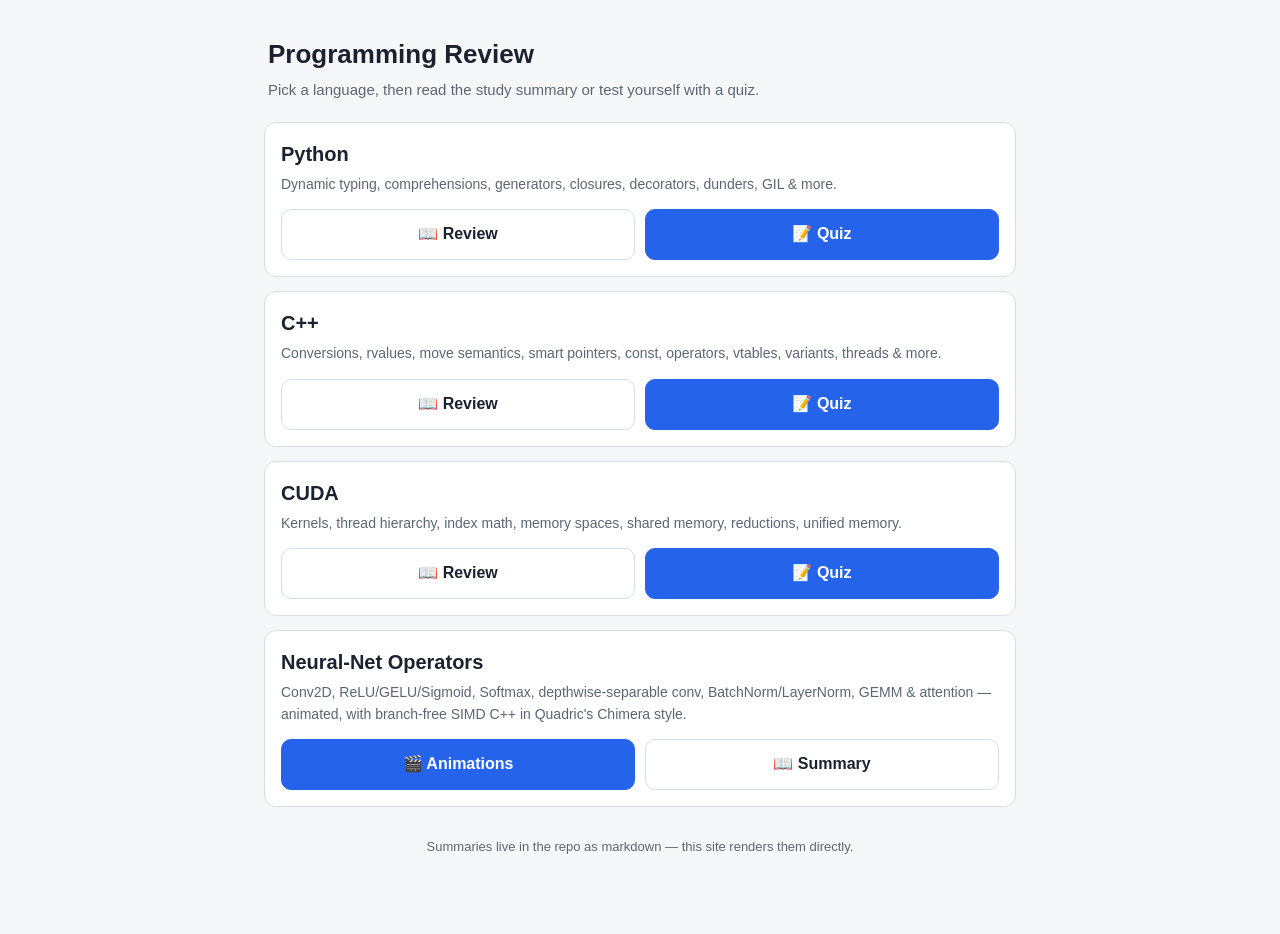
<file: index.html>
<!DOCTYPE html>
<html lang="en">
<head>
  <meta charset="utf-8">
  <meta name="viewport" content="width=device-width, initial-scale=1">
  <meta name="color-scheme" content="light dark">
  <title>Programming Review</title>
  <link rel="stylesheet" href="assets/style.css">
</head>
<body>
  <div class="wrap">
    <h1 class="page-title">Programming Review</h1>
    <p class="page-sub">Pick a language, then read the study summary or test yourself with a quiz.</p>
    <div id="cards"></div>
    <p class="footer-note">Summaries live in the repo as markdown — this site renders them directly.</p>
  </div>

  <script src="assets/languages.js"></script>
  <script>
    var cards = document.getElementById("cards");
    window.LANGUAGES.forEach(function (lang) {
      var card = document.createElement("div");
      card.className = "card";

      var h = document.createElement("h2");
      h.textContent = lang.name;
      var p = document.createElement("p");
      p.className = "desc";
      p.textContent = lang.desc;

      var actions = document.createElement("div");
      actions.className = "actions";

      if (lang.interactive) {
        // Interactive/animated topic (e.g. NN operators): Animations + Summary.
        var anim = document.createElement("a");
        anim.className = "btn primary";
        anim.href = lang.interactive;
        anim.textContent = "🎬 Animations";

        var summary = document.createElement("a");
        summary.className = "btn";
        summary.href = "review.html?lang=" + lang.id;
        summary.textContent = "📖 Summary";

        actions.appendChild(anim);
        actions.appendChild(summary);
      } else {
        var review = document.createElement("a");
        review.className = "btn";
        review.href = "review.html?lang=" + lang.id;
        review.textContent = "📖 Review";

        var quiz = document.createElement("a");
        quiz.className = "btn primary" + (lang.quiz ? "" : " disabled");
        quiz.href = lang.quiz ? "quiz.html?lang=" + lang.id : "#";
        quiz.textContent = lang.quiz ? "📝 Quiz" : "Quiz coming soon";

        actions.appendChild(review);
        actions.appendChild(quiz);
      }

      card.appendChild(h);
      card.appendChild(p);
      card.appendChild(actions);
      cards.appendChild(card);
    });
  </script>
</body>
</html>
</file>
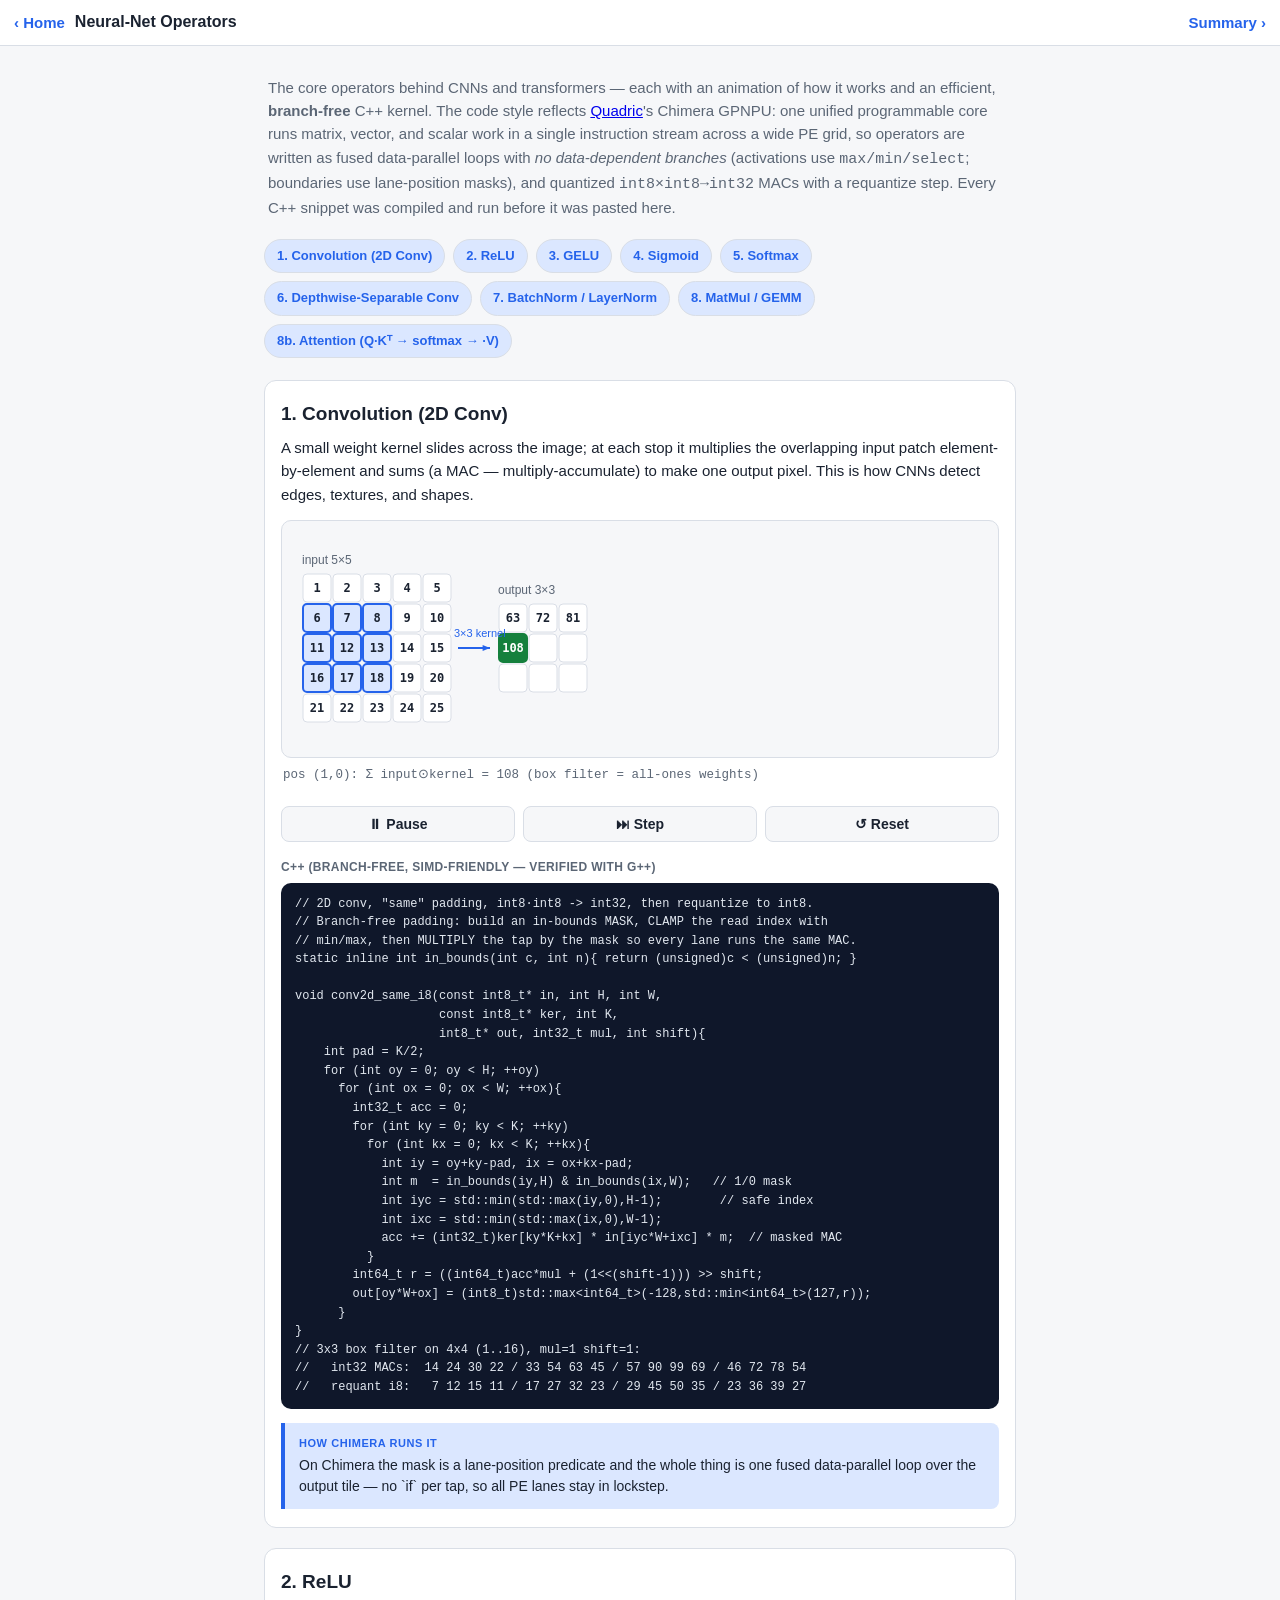
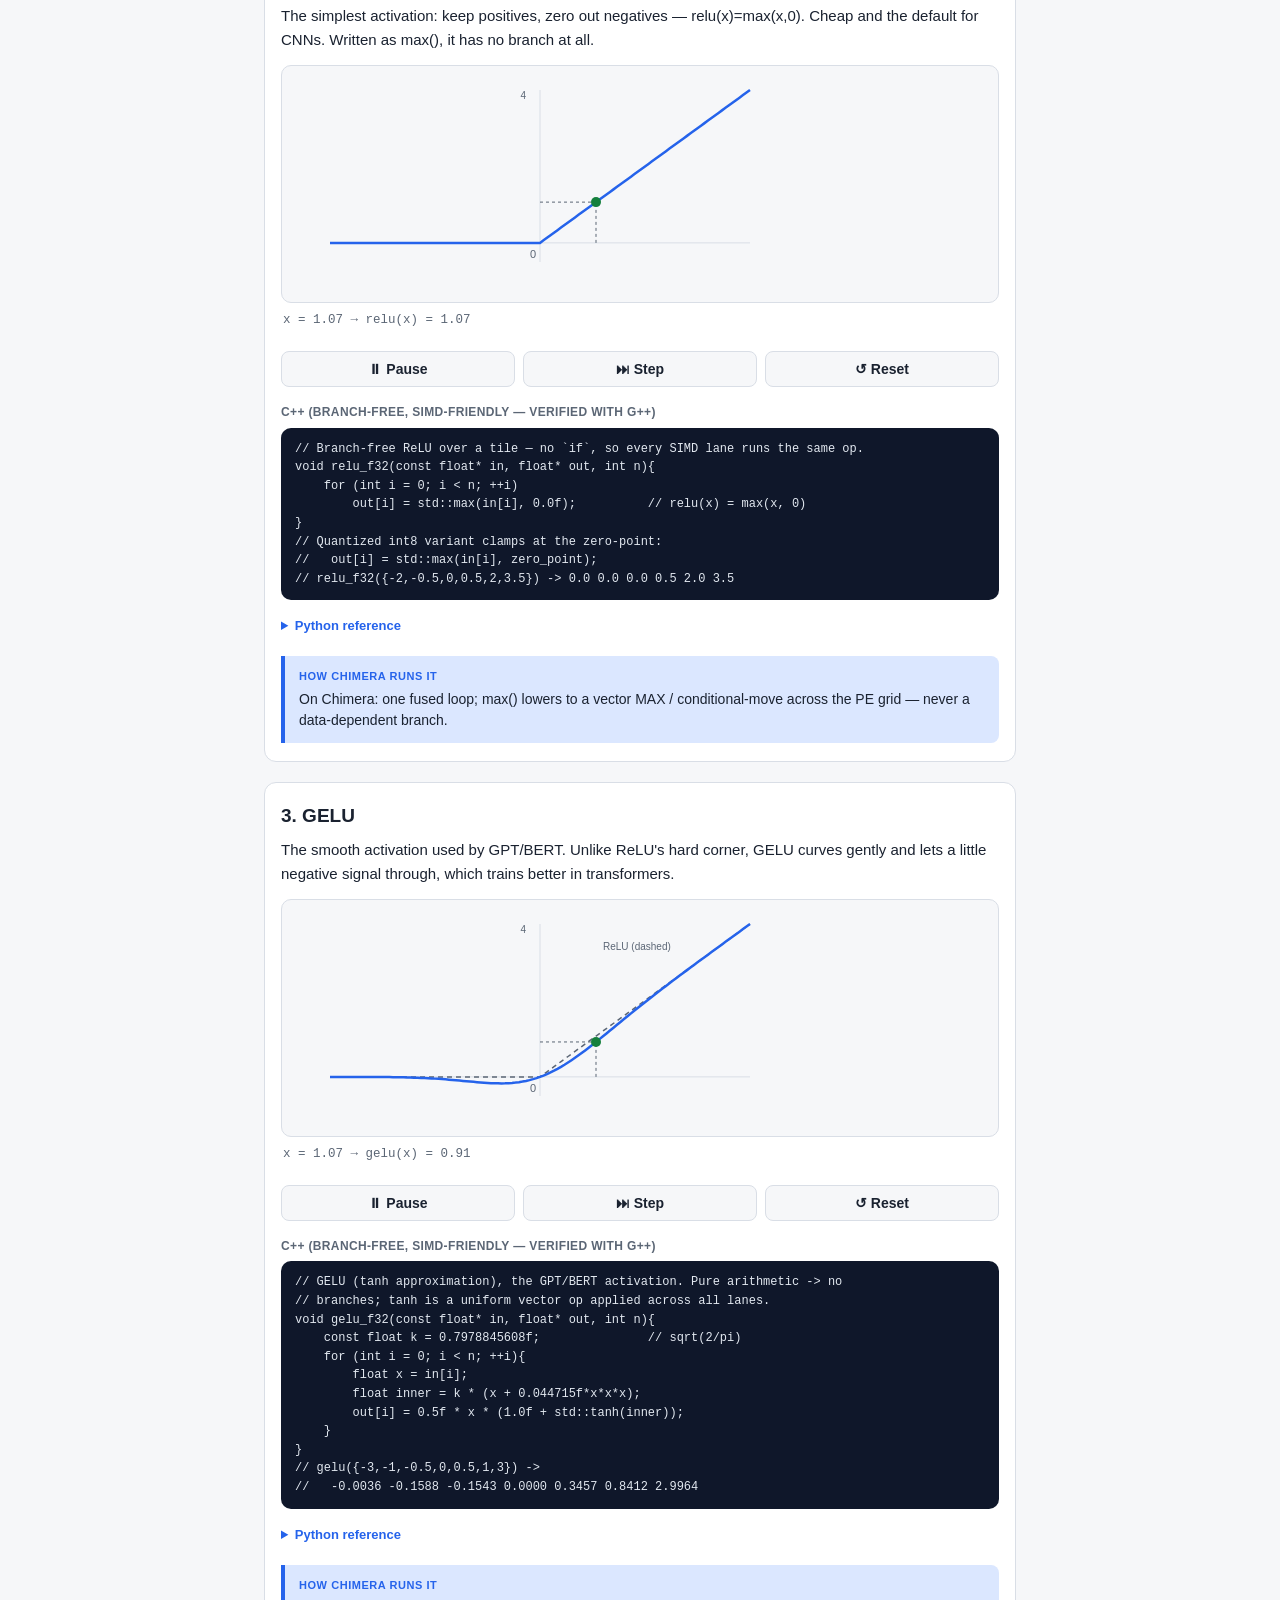
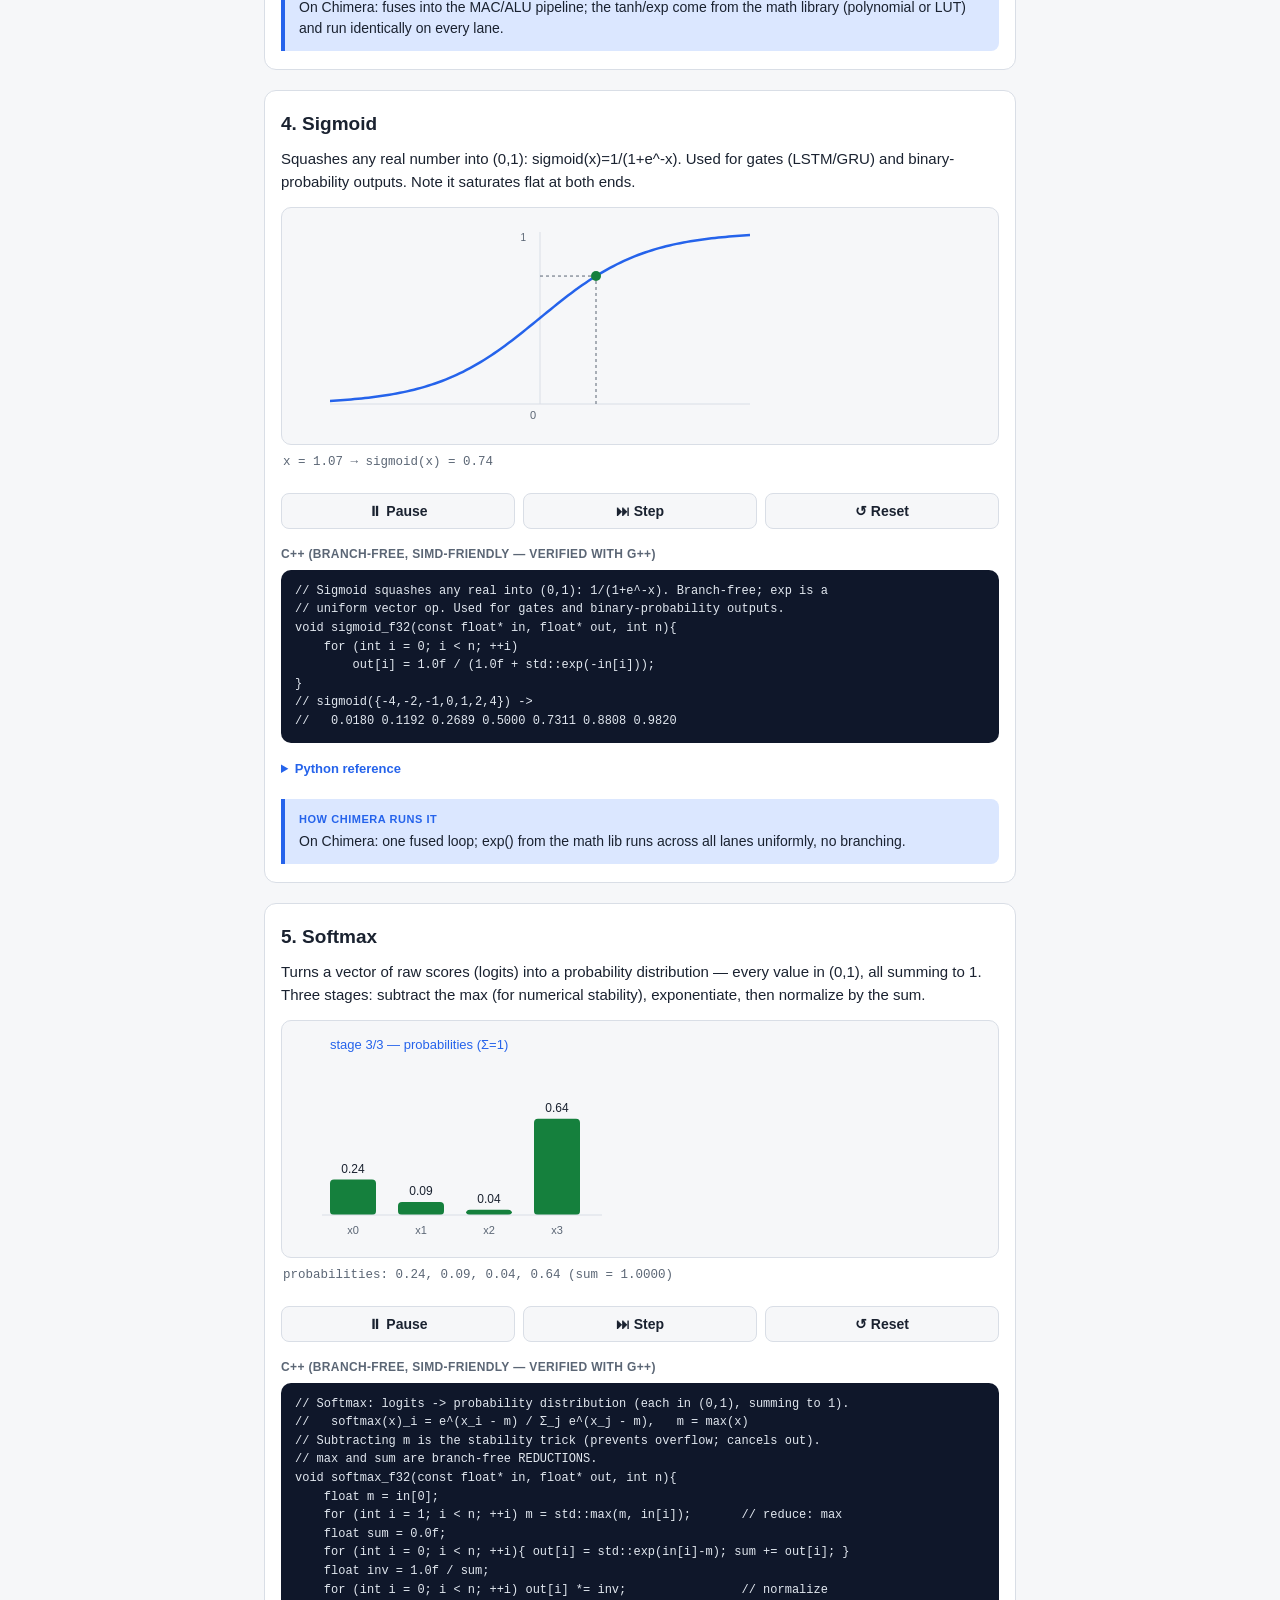
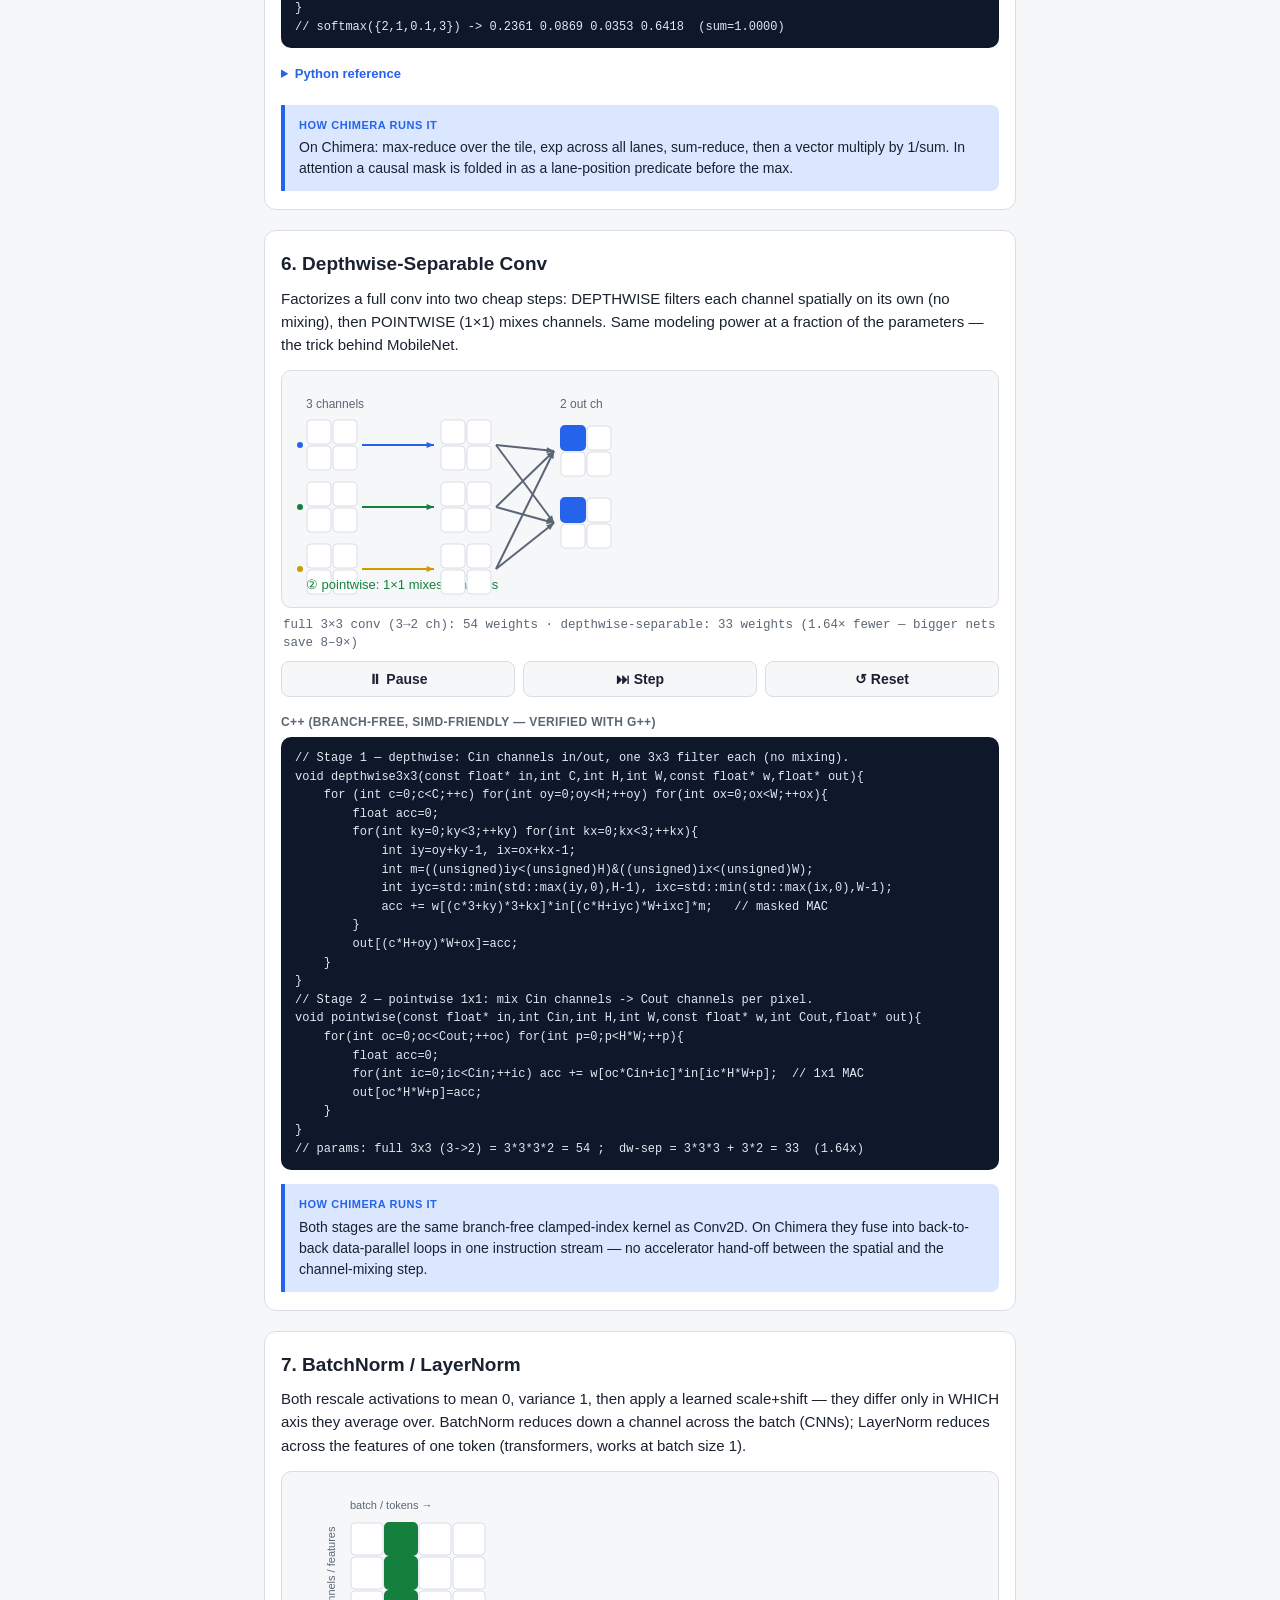
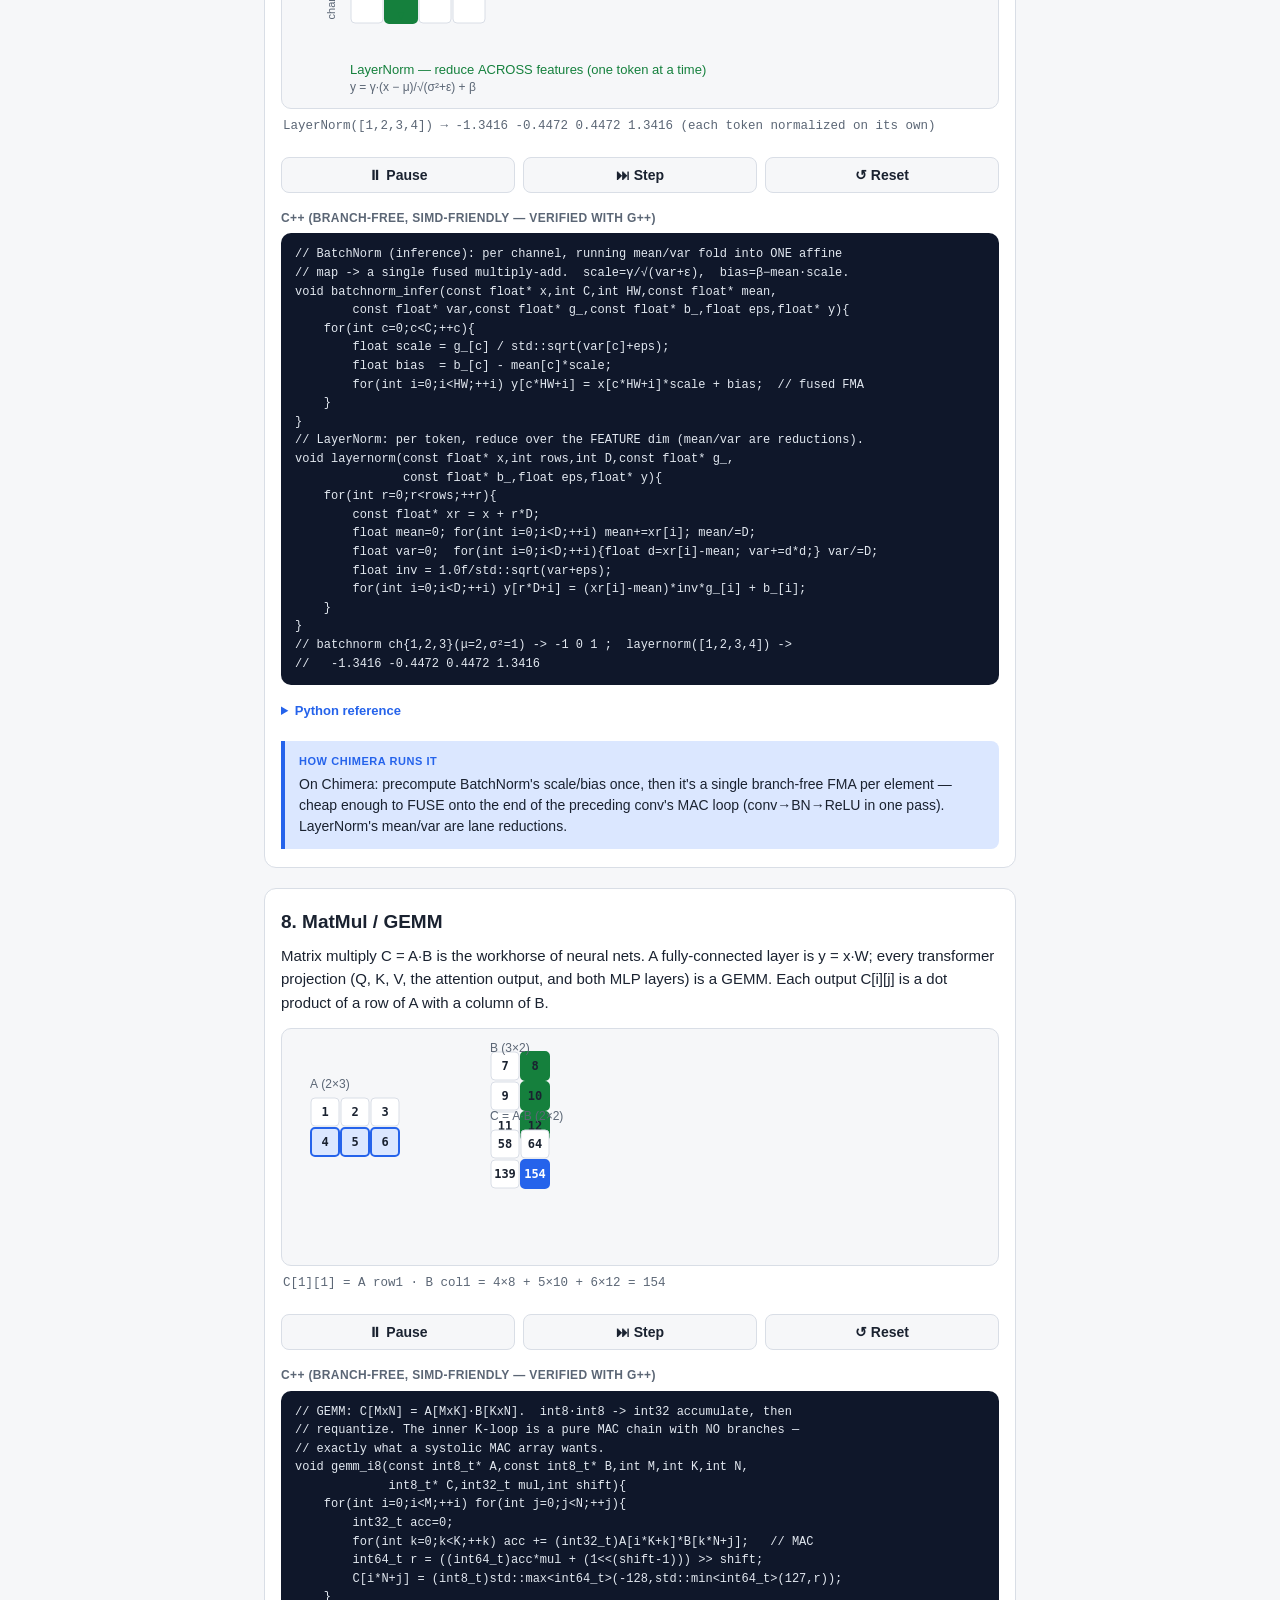
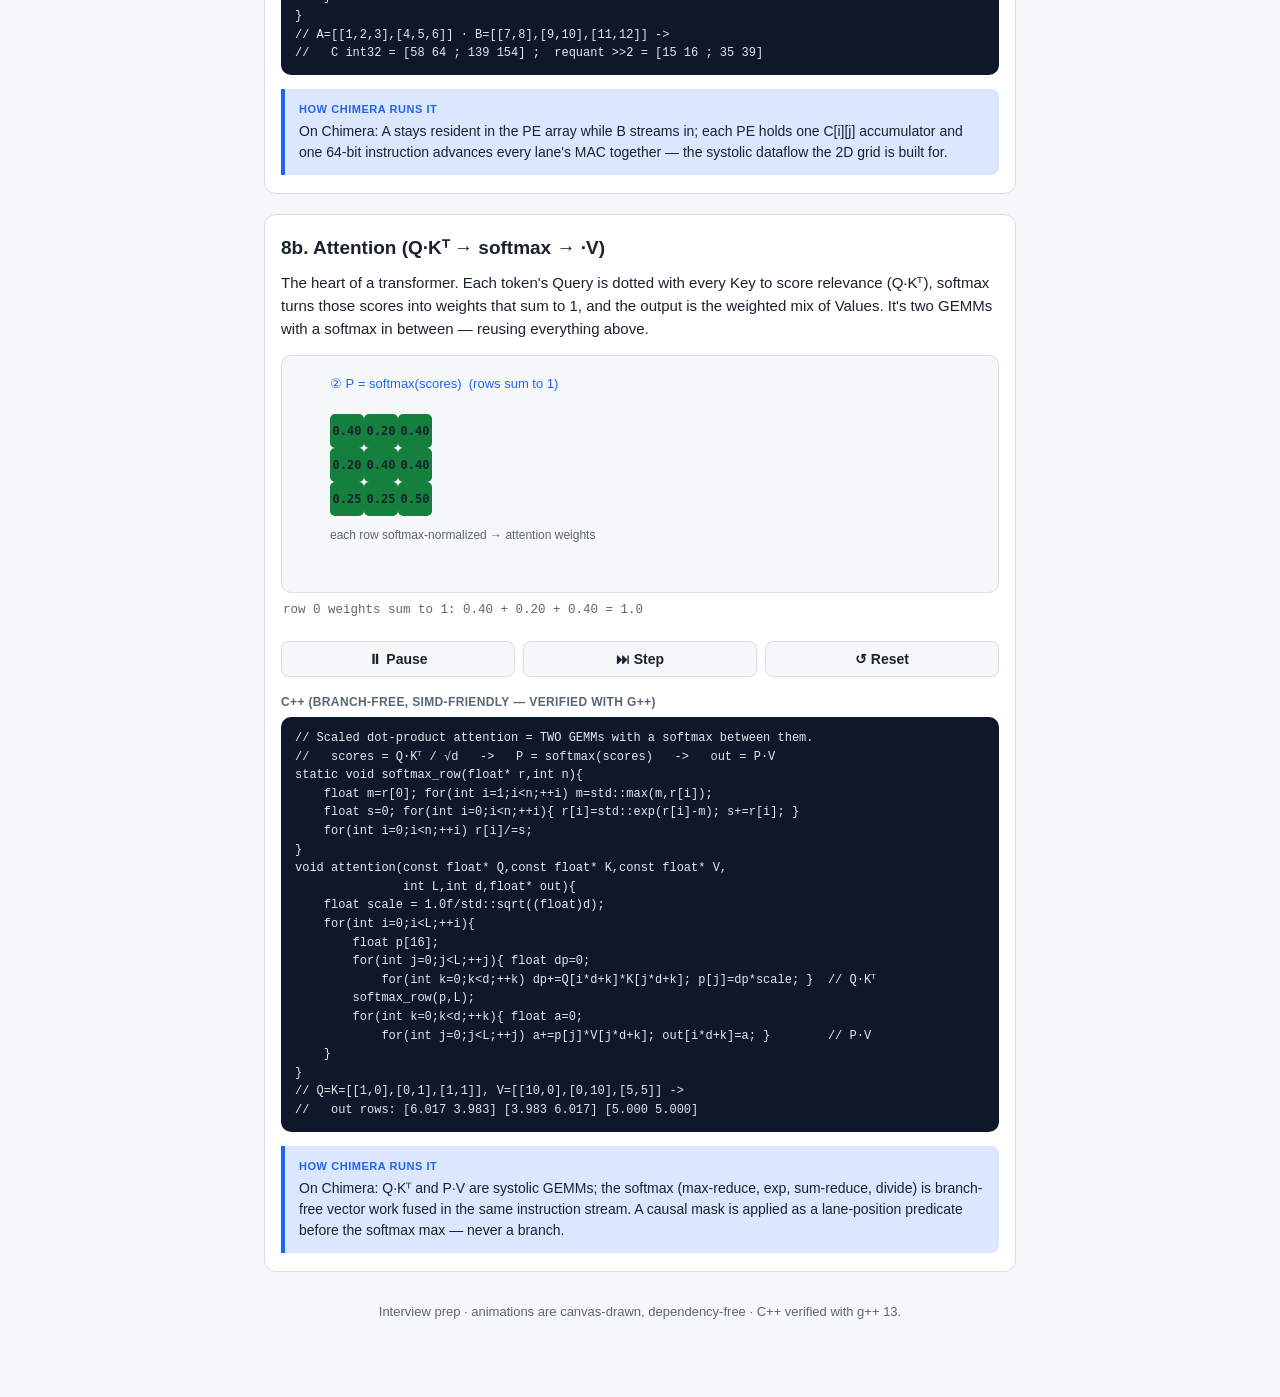
<file: operators.html>
<!DOCTYPE html>
<html lang="en">
<head>
  <meta charset="utf-8">
  <meta name="viewport" content="width=device-width, initial-scale=1">
  <meta name="color-scheme" content="light dark">
  <title>Neural-Net Operators — Programming Review</title>
  <link rel="stylesheet" href="assets/style.css">
</head>
<body>
  <div class="topbar">
    <a class="back" href="index.html">‹ Home</a>
    <div class="title">Neural-Net Operators</div>
    <a class="back" href="review.html?lang=nnops">Summary ›</a>
  </div>

  <div class="wrap">
    <p class="page-sub" style="margin-top:14px">
      The core operators behind CNNs and transformers — each with an animation of how it works and an
      efficient, <strong>branch-free</strong> C++ kernel. The code style reflects
      <a href="https://quadric.io/" target="_blank" rel="noopener">Quadric</a>'s Chimera GPNPU: one
      unified programmable core runs matrix, vector, and scalar work in a single instruction stream
      across a wide PE grid, so operators are written as fused data-parallel loops with
      <em>no data-dependent branches</em> (activations use <code>max/min/select</code>; boundaries use
      lane-position masks), and quantized <code>int8×int8→int32</code> MACs with a requantize step.
      Every C++ snippet was compiled and run before it was pasted here.
    </p>

    <nav class="op-toc" id="op-toc" aria-label="Operators"></nav>

    <div id="op-list"></div>

    <p class="footer-note">Interview prep · animations are canvas-drawn, dependency-free · C++ verified with g++ 13.</p>
  </div>

  <script src="assets/operators.js"></script>
</body>
</html>
</file>
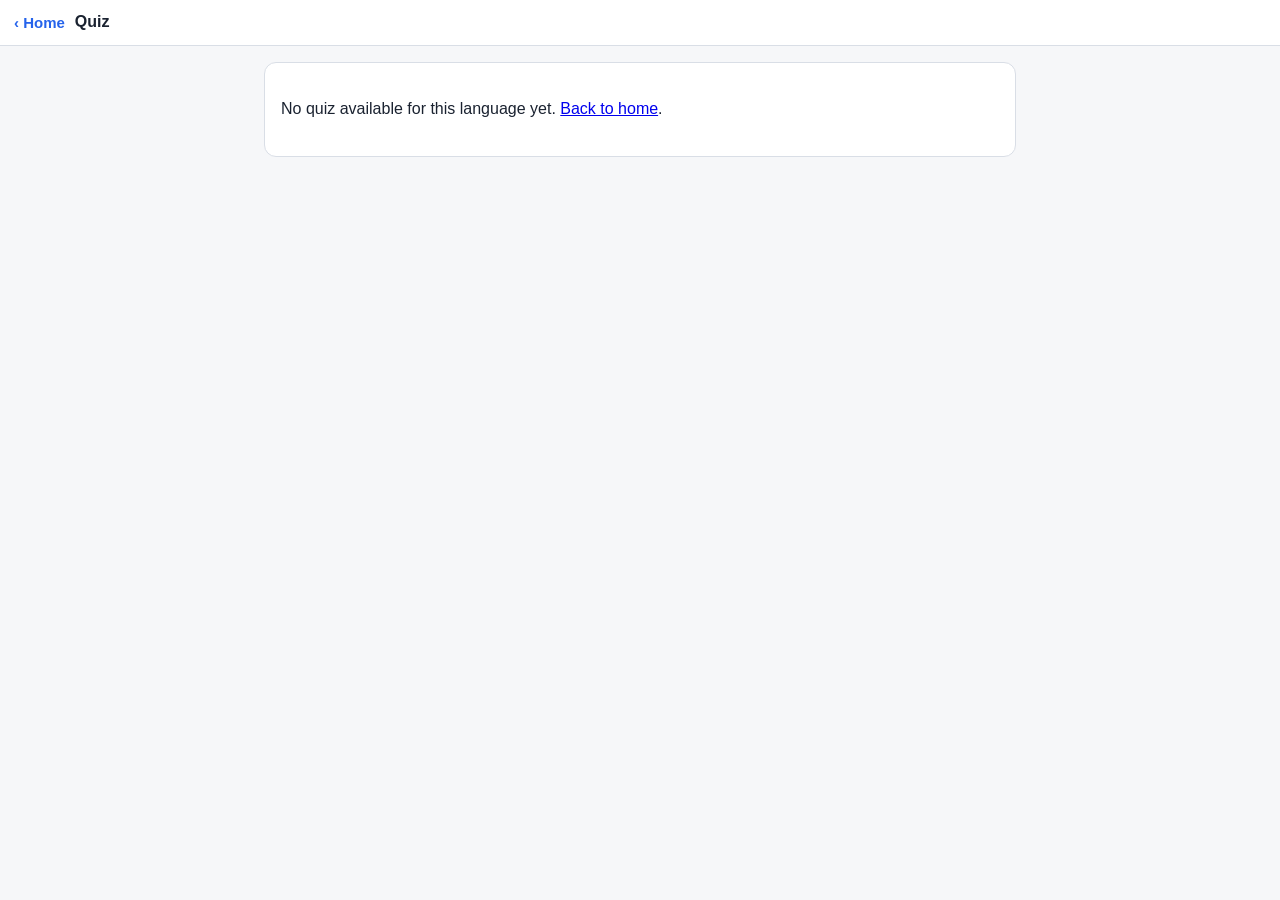
<file: quiz.html>
<!DOCTYPE html>
<html lang="en">
<head>
  <meta charset="utf-8">
  <meta name="viewport" content="width=device-width, initial-scale=1">
  <meta name="color-scheme" content="light dark">
  <title>Quiz — Programming Review</title>
  <link rel="stylesheet" href="assets/style.css">
</head>
<body>
  <div class="topbar">
    <a class="back" href="index.html">‹ Home</a>
    <div class="title" id="bar-title">Quiz</div>
    <a class="back" id="review-link" href="#" style="display:none">Review ›</a>
  </div>

  <div class="wrap">
    <div id="quiz-root"><p>Loading…</p></div>
  </div>

  <script src="assets/languages.js"></script>
  <script src="assets/quiz.js"></script>
</body>
</html>
</file>
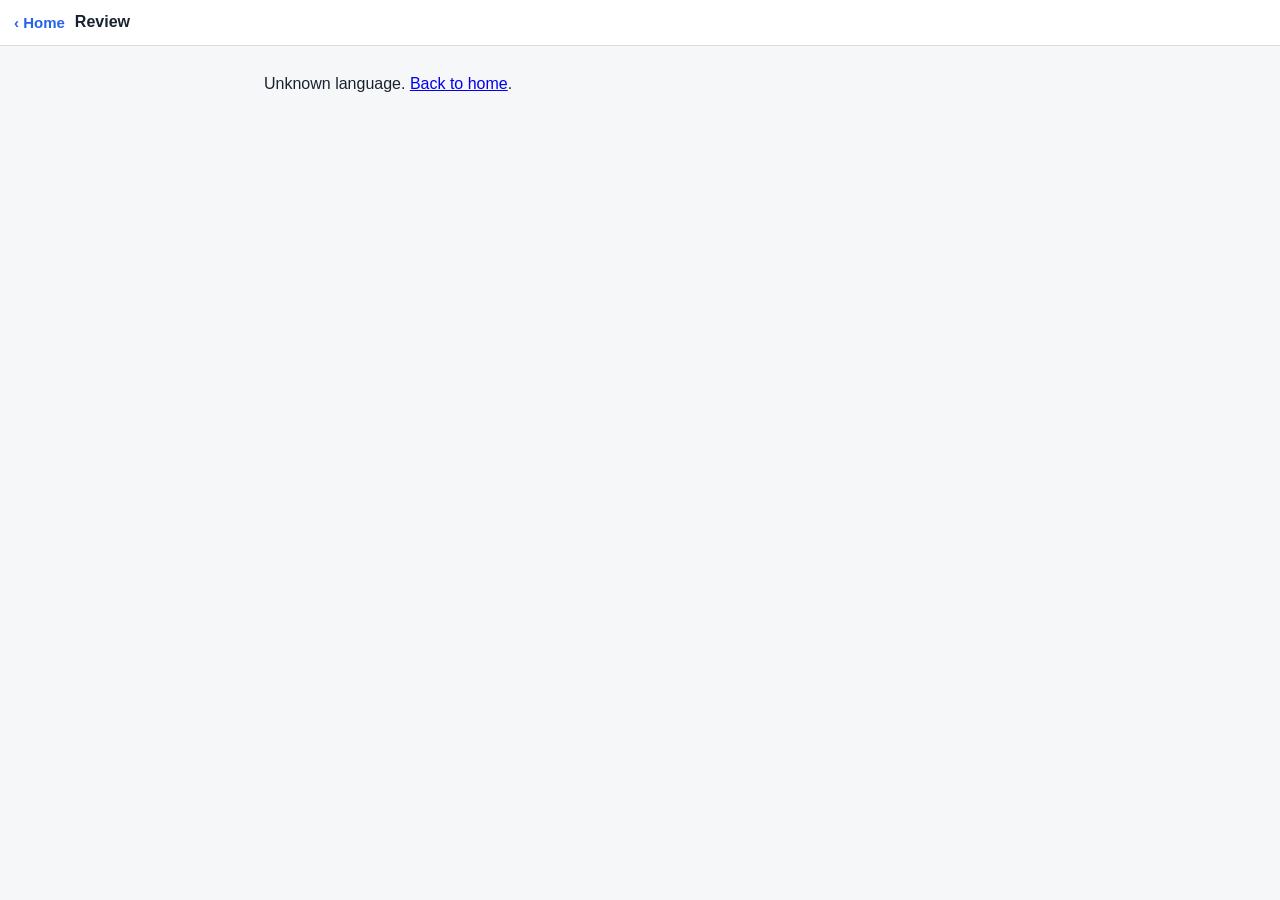
<file: review.html>
<!DOCTYPE html>
<html lang="en">
<head>
  <meta charset="utf-8">
  <meta name="viewport" content="width=device-width, initial-scale=1">
  <meta name="color-scheme" content="light dark">
  <title>Review — Programming Review</title>
  <link rel="stylesheet" href="assets/style.css">
</head>
<body>
  <div class="topbar">
    <a class="back" href="index.html">‹ Home</a>
    <div class="title" id="bar-title">Review</div>
    <a class="back" id="quiz-link" href="#" style="display:none">Quiz ›</a>
  </div>

  <div class="wrap">
    <div class="toc-box" id="toc-box" style="display:none">
      <label for="toc-select">Jump to section</label>
      <select id="toc-select">
        <option value="">— sections —</option>
      </select>
    </div>
    <div class="md" id="content"><p>Loading…</p></div>
  </div>

  <script src="assets/languages.js"></script>
  <script src="assets/md.js"></script>
  <script>
    var params = new URLSearchParams(location.search);
    var lang = window.getLanguage(params.get("lang"));
    var content = document.getElementById("content");

    if (!lang) {
      content.innerHTML = "<p>Unknown language. <a href='index.html'>Back to home</a>.</p>";
    } else {
      document.title = lang.name + " Review";
      document.getElementById("bar-title").textContent = lang.name + " Review";
      if (lang.quiz) {
        var ql = document.getElementById("quiz-link");
        ql.href = "quiz.html?lang=" + lang.id;
        ql.style.display = "";
      }

      fetch(lang.md)
        .then(function (res) {
          if (!res.ok) throw new Error("HTTP " + res.status);
          return res.text();
        })
        .then(function (src) {
          var r = window.renderMarkdown(src);
          content.innerHTML = r.html;

          if (r.toc.length) {
            var box = document.getElementById("toc-box");
            var sel = document.getElementById("toc-select");
            r.toc.forEach(function (t) {
              var opt = document.createElement("option");
              opt.value = t.id;
              opt.textContent = t.num + ". " + t.title;
              sel.appendChild(opt);
            });
            sel.addEventListener("change", function () {
              if (sel.value) {
                document.getElementById(sel.value).scrollIntoView({ behavior: "smooth" });
                history.replaceState(null, "", "#" + sel.value);
              }
            });
            box.style.display = "";
          }

          // honor #sN deep links (e.g. arriving from a quiz "review this section" link)
          if (location.hash) {
            var target = document.getElementById(location.hash.slice(1));
            if (target) setTimeout(function () { target.scrollIntoView(); }, 50);
          }
        })
        .catch(function (err) {
          content.innerHTML =
            "<p>Could not load <code>" + lang.md + "</code> (" + err.message + "). " +
            "If you opened this file directly from disk, serve it over HTTP instead " +
            "(e.g. <code>python -m http.server</code>) or use the GitHub Pages URL.</p>";
        });
    }
  </script>
</body>
</html>
</file>
<file: assets/style.css>
/* Programming Review — shared styles (mobile-first) */
:root {
  --bg: #f6f7f9;
  --surface: #ffffff;
  --text: #1a2230;
  --muted: #5b6675;
  --border: #d9dee6;
  --accent: #2563eb;
  --accent-soft: #dbe7ff;
  --good: #15803d;
  --good-soft: #dcf5e4;
  --bad: #b91c1c;
  --bad-soft: #fde5e5;
  --warn-soft: #fff3d6;
  --code-bg: #0f172a;
  --code-text: #e2e8f0;
  --inline-code-bg: #e8ecf3;
  --radius: 12px;
}
@media (prefers-color-scheme: dark) {
  :root {
    --bg: #0e1116;
    --surface: #171c24;
    --text: #e6eaf0;
    --muted: #98a3b3;
    --border: #2a3240;
    --accent: #60a5fa;
    --accent-soft: #1e2f52;
    --good: #4ade80;
    --good-soft: #12301c;
    --bad: #f87171;
    --bad-soft: #3a1414;
    --warn-soft: #3a2f10;
    --code-bg: #0b0f17;
    --code-text: #dbe2ec;
    --inline-code-bg: #232c3a;
  }
}

* { box-sizing: border-box; }
html { -webkit-text-size-adjust: 100%; }
body {
  margin: 0;
  font-family: -apple-system, BlinkMacSystemFont, "Segoe UI", Roboto, "Helvetica Neue", Arial, sans-serif;
  background: var(--bg);
  color: var(--text);
  line-height: 1.55;
}
.wrap {
  max-width: 780px;
  margin: 0 auto;
  padding: 16px 14px 64px;
}

/* Top bar */
.topbar {
  position: sticky;
  top: 0;
  z-index: 10;
  background: var(--surface);
  border-bottom: 1px solid var(--border);
  padding: 10px 14px;
  display: flex;
  align-items: center;
  gap: 10px;
}
.topbar a.back {
  color: var(--accent);
  text-decoration: none;
  font-weight: 600;
  font-size: 15px;
  white-space: nowrap;
}
.topbar .title {
  font-weight: 700;
  font-size: 16px;
  overflow: hidden;
  text-overflow: ellipsis;
  white-space: nowrap;
  flex: 1;
}

h1.page-title { font-size: 26px; margin: 18px 4px 4px; }
p.page-sub { color: var(--muted); margin: 0 4px 20px; font-size: 15px; }

/* Language cards on the landing page */
.card {
  background: var(--surface);
  border: 1px solid var(--border);
  border-radius: var(--radius);
  padding: 16px;
  margin-bottom: 14px;
}
.card h2 { margin: 0 0 4px; font-size: 20px; }
.card p.desc { margin: 0 0 14px; color: var(--muted); font-size: 14px; }
.card .actions { display: flex; gap: 10px; }
.btn {
  display: inline-block;
  flex: 1;
  text-align: center;
  padding: 12px 14px;
  border-radius: 10px;
  border: 1px solid var(--border);
  background: var(--surface);
  color: var(--text);
  font-size: 16px;
  font-weight: 600;
  text-decoration: none;
  cursor: pointer;
  -webkit-tap-highlight-color: transparent;
}
.btn.primary { background: var(--accent); border-color: var(--accent); color: #fff; }
.btn.disabled { opacity: 0.45; pointer-events: none; }
.btn:active { transform: scale(0.985); }

/* Review page — rendered markdown */
.toc-box {
  background: var(--surface);
  border: 1px solid var(--border);
  border-radius: var(--radius);
  padding: 12px 14px;
  margin: 14px 0 20px;
}
.toc-box label { font-size: 13px; color: var(--muted); display: block; margin-bottom: 6px; }
.toc-box select {
  width: 100%;
  font-size: 15px;
  padding: 10px;
  border-radius: 8px;
  border: 1px solid var(--border);
  background: var(--bg);
  color: var(--text);
}

.md h1 { font-size: 24px; margin: 24px 0 10px; }
.md h2 {
  font-size: 20px;
  margin: 34px 0 10px;
  padding-top: 12px;
  border-top: 2px solid var(--border);
  scroll-margin-top: 64px;
}
.md h3 { font-size: 17px; margin: 22px 0 8px; }
.md p { margin: 10px 0; overflow-wrap: break-word; }
.md ul, .md ol { padding-left: 22px; }
.md li { margin: 4px 0; }
.md blockquote {
  margin: 12px 0;
  padding: 8px 14px;
  border-left: 4px solid var(--accent);
  background: var(--surface);
  border-radius: 0 8px 8px 0;
  color: var(--muted);
}
.md hr { border: none; border-top: 1px solid var(--border); margin: 20px 0; }
.md code {
  background: var(--inline-code-bg);
  padding: 2px 5px;
  border-radius: 5px;
  font-size: 0.9em;
  font-family: ui-monospace, SFMono-Regular, Menlo, Consolas, monospace;
  overflow-wrap: break-word;
}
.md pre {
  background: var(--code-bg);
  color: var(--code-text);
  padding: 12px 14px;
  border-radius: 10px;
  overflow-x: auto;
  font-size: 13px;
  line-height: 1.5;
  -webkit-overflow-scrolling: touch;
}
.md pre code { background: none; padding: 0; color: inherit; font-size: inherit; }

/* Quiz */
.progress-track {
  height: 6px;
  background: var(--border);
  border-radius: 3px;
  margin: 16px 0 8px;
  overflow: hidden;
}
.progress-fill { height: 100%; background: var(--accent); border-radius: 3px; transition: width 0.3s; }
.progress-label { font-size: 13px; color: var(--muted); margin-bottom: 14px; }

.q-card {
  background: var(--surface);
  border: 1px solid var(--border);
  border-radius: var(--radius);
  padding: 18px 16px;
}
.q-type {
  display: inline-block;
  font-size: 11px;
  font-weight: 700;
  letter-spacing: 0.06em;
  text-transform: uppercase;
  color: var(--accent);
  background: var(--accent-soft);
  padding: 3px 8px;
  border-radius: 999px;
  margin-bottom: 10px;
}
.q-text { font-size: 17px; font-weight: 600; margin: 0 0 8px; overflow-wrap: break-word; }
.q-text code, .choice code, .feedback code {
  background: var(--inline-code-bg);
  padding: 1px 5px;
  border-radius: 5px;
  font-family: ui-monospace, SFMono-Regular, Menlo, Consolas, monospace;
  font-size: 0.9em;
}
.q-card pre {
  background: var(--code-bg);
  color: var(--code-text);
  padding: 12px 14px;
  border-radius: 10px;
  overflow-x: auto;
  font-size: 13px;
  line-height: 1.5;
  margin: 10px 0;
  -webkit-overflow-scrolling: touch;
}
.q-card pre code { background: none; padding: 0; color: inherit; }

.choices { display: flex; flex-direction: column; gap: 10px; margin-top: 14px; }
.choice {
  width: 100%;
  text-align: left;
  padding: 13px 14px;
  font-size: 15px;
  border-radius: 10px;
  border: 1.5px solid var(--border);
  background: var(--bg);
  color: var(--text);
  cursor: pointer;
  line-height: 1.45;
  -webkit-tap-highlight-color: transparent;
  overflow-wrap: break-word;
}
.choice.selected { border-color: var(--accent); background: var(--accent-soft); }
.choice.correct { border-color: var(--good); background: var(--good-soft); }
.choice.wrong { border-color: var(--bad); background: var(--bad-soft); }
.choice:disabled { cursor: default; }

.fill-input {
  width: 100%;
  margin-top: 14px;
  padding: 13px 14px;
  font-size: 16px;
  border-radius: 10px;
  border: 1.5px solid var(--border);
  background: var(--bg);
  color: var(--text);
  font-family: ui-monospace, SFMono-Regular, Menlo, Consolas, monospace;
}
.fill-input:focus { outline: none; border-color: var(--accent); }

.quiz-actions { margin-top: 16px; display: flex; gap: 10px; }
.quiz-actions .btn { font-size: 16px; padding: 13px; }

.feedback {
  margin-top: 16px;
  border-radius: 10px;
  padding: 14px;
  font-size: 15px;
  border: 1.5px solid;
}
.feedback.ok { border-color: var(--good); background: var(--good-soft); }
.feedback.no { border-color: var(--bad); background: var(--bad-soft); }
.feedback .verdict { font-weight: 700; font-size: 16px; margin-bottom: 6px; }
.feedback .correct-answer { margin: 8px 0; }
.feedback .explain { margin: 8px 0; }
.feedback a.review-link {
  display: inline-block;
  margin-top: 8px;
  color: var(--accent);
  font-weight: 600;
  text-decoration: none;
}

/* Usage-example code block inside feedback and recap */
.example { margin: 12px 0 4px; }
.example-label {
  font-size: 12px;
  font-weight: 700;
  letter-spacing: 0.04em;
  text-transform: uppercase;
  color: var(--muted);
  margin-bottom: 6px;
}
.feedback .example pre,
.miss-body .example pre {
  background: var(--code-bg);
  color: var(--code-text);
  padding: 12px 14px;
  border-radius: 10px;
  overflow-x: auto;
  font-size: 12.5px;
  line-height: 1.5;
  margin: 0;
  -webkit-overflow-scrolling: touch;
}
.feedback .example pre code,
.miss-body .example pre code { background: none; padding: 0; color: inherit; }

/* Results */
.score-big { font-size: 42px; font-weight: 800; text-align: center; margin: 18px 0 2px; }
.score-msg { text-align: center; color: var(--muted); margin-bottom: 20px; }
.missed-list { list-style: none; padding: 0; margin: 0; }
.missed-list li {
  background: var(--surface);
  border: 1px solid var(--border);
  border-radius: 10px;
  padding: 12px 14px;
  margin-bottom: 10px;
  font-size: 14px;
}
.missed-list .sec { font-weight: 700; }
.missed-list a { color: var(--accent); text-decoration: none; font-weight: 600; }

/* Difficulty level chips (start screen) */
.level-chips {
  display: flex;
  flex-wrap: wrap;
  gap: 8px;
  margin-top: 10px;
}
.level-chip {
  flex: 1 1 calc(50% - 8px);
  display: flex;
  align-items: center;
  justify-content: center;
  gap: 6px;
  padding: 11px 10px;
  font-size: 14px;
  font-weight: 600;
  border-radius: 10px;
  border: 1.5px solid var(--border);
  background: var(--bg);
  color: var(--text);
  cursor: pointer;
  -webkit-tap-highlight-color: transparent;
}
.level-chip.active { border-color: var(--accent); background: var(--accent-soft); }
.level-chip.disabled { opacity: 0.4; cursor: default; }
.level-chip .chip-count {
  font-size: 12px;
  font-weight: 700;
  color: var(--muted);
  background: var(--inline-code-bg);
  border-radius: 999px;
  padding: 1px 7px;
}

/* Level badge on question cards & recap */
.badge-row { display: flex; align-items: center; gap: 8px; flex-wrap: wrap; margin-bottom: 10px; }
.badge-row .q-type { margin-bottom: 0; }
.level-badge {
  display: inline-block;
  font-size: 11px;
  font-weight: 700;
  letter-spacing: 0.05em;
  text-transform: uppercase;
  padding: 3px 8px;
  border-radius: 999px;
}
.level-badge.beginner { color: var(--good); background: var(--good-soft); }
.level-badge.intermediate { color: #a16207; background: var(--warn-soft); }
.level-badge.advanced { color: var(--bad); background: var(--bad-soft); }
@media (prefers-color-scheme: dark) {
  .level-badge.intermediate { color: #fbbf24; }
}

/* Per-level score breakdown on results */
.level-score-row {
  display: flex;
  flex-wrap: wrap;
  justify-content: center;
  gap: 8px;
  margin: -8px 0 20px;
}
.level-score {
  font-size: 13px;
  font-weight: 700;
  padding: 5px 12px;
  border-radius: 999px;
  background: var(--surface);
  border: 1px solid var(--border);
}
.miss-level { margin: 4px 0 8px; }

/* Code-assembly question — blanks + token bank */
.assemble-code {
  background: var(--code-bg);
  color: var(--code-text);
  padding: 12px 14px;
  border-radius: 10px;
  overflow-x: auto;
  font-size: 13px;
  line-height: 1.9;
  margin: 10px 0;
  -webkit-overflow-scrolling: touch;
}
.assemble-code code { background: none; padding: 0; color: inherit; }
.blank {
  display: inline-block;
  min-width: 46px;
  min-height: 22px;
  padding: 1px 8px;
  margin: 0 1px;
  vertical-align: baseline;
  font-family: ui-monospace, SFMono-Regular, Menlo, Consolas, monospace;
  font-size: 13px;
  color: var(--code-text);
  background: rgba(255, 255, 255, 0.06);
  border: 1.5px dashed #64748b;
  border-radius: 6px;
  cursor: pointer;
  -webkit-tap-highlight-color: transparent;
}
.blank.filled { border-style: solid; border-color: var(--accent); background: rgba(96, 165, 250, 0.18); }
.blank.ok { border-style: solid; border-color: var(--good); background: rgba(74, 222, 128, 0.18); }
.blank.bad { border-style: solid; border-color: var(--bad); background: rgba(248, 113, 113, 0.2); }
.blank:disabled { cursor: default; }

.assemble-hint { font-size: 13px; color: var(--muted); margin: 4px 0 8px; }
.token-bank { display: flex; flex-wrap: wrap; gap: 8px; margin-bottom: 4px; }
.token {
  padding: 9px 13px;
  font-family: ui-monospace, SFMono-Regular, Menlo, Consolas, monospace;
  font-size: 14px;
  color: var(--text);
  background: var(--surface);
  border: 1.5px solid var(--border);
  border-radius: 8px;
  cursor: pointer;
  -webkit-tap-highlight-color: transparent;
}
.token:active { transform: scale(0.96); }
.token.used { opacity: 0.35; pointer-events: none; text-decoration: line-through; }
.token:disabled { cursor: default; }

/* assembled-code answer blocks in feedback + recap */
.answer-code {
  background: var(--code-bg);
  color: var(--code-text);
  padding: 10px 12px;
  border-radius: 8px;
  overflow-x: auto;
  font-size: 12.5px;
  line-height: 1.5;
  margin: 6px 0 0;
  -webkit-overflow-scrolling: touch;
}
.answer-code code { background: none; padding: 0; color: inherit; }

/* Quiz start screen — question-count slider */
.start-card .q-text { margin-bottom: 4px; }
.slider-row { padding: 14px 2px 4px; }
input[type="range"] {
  width: 100%;
  height: 30px;
  accent-color: var(--accent);
  cursor: pointer;
  background: transparent;
}
.slider-val { text-align: center; font-size: 15px; color: var(--muted); margin-top: 2px; }
.slider-val #count-val { font-size: 26px; font-weight: 800; color: var(--text); }
.start-note { font-size: 13px; color: var(--muted); text-align: center; margin-top: 12px; }

/* Results — expandable incorrect-answer recap */
.results-subhead { font-size: 18px; margin: 26px 0 10px; }
.subhead-hint { font-size: 13px; font-weight: 400; color: var(--muted); }

.miss-item {
  background: var(--surface);
  border: 1px solid var(--border);
  border-radius: 10px;
  margin-bottom: 10px;
  overflow: hidden;
}
.miss-item summary {
  list-style: none;
  cursor: pointer;
  padding: 13px 14px;
  display: flex;
  align-items: flex-start;
  gap: 10px;
  font-size: 15px;
  font-weight: 600;
  -webkit-tap-highlight-color: transparent;
}
.miss-item summary::-webkit-details-marker { display: none; }
.miss-item summary::after {
  content: "▸";
  margin-left: auto;
  color: var(--muted);
  transition: transform 0.2s;
  flex-shrink: 0;
}
.miss-item[open] summary::after { transform: rotate(90deg); }
.miss-item summary code {
  background: var(--inline-code-bg);
  padding: 1px 5px;
  border-radius: 5px;
  font-family: ui-monospace, SFMono-Regular, Menlo, Consolas, monospace;
  font-size: 0.88em;
}
.miss-badge { color: var(--bad); font-weight: 800; flex-shrink: 0; }
.miss-sum-text { overflow-wrap: break-word; min-width: 0; }

.miss-body { padding: 2px 14px 14px; font-size: 15px; }
.miss-body pre {
  background: var(--code-bg);
  color: var(--code-text);
  padding: 12px 14px;
  border-radius: 10px;
  overflow-x: auto;
  font-size: 13px;
  line-height: 1.5;
  margin: 4px 0 12px;
  -webkit-overflow-scrolling: touch;
}
.miss-body pre code { background: none; padding: 0; color: inherit; }
.miss-body code {
  background: var(--inline-code-bg);
  padding: 1px 5px;
  border-radius: 5px;
  font-family: ui-monospace, SFMono-Regular, Menlo, Consolas, monospace;
  font-size: 0.9em;
}
.miss-line { margin: 8px 0; padding: 10px 12px; border-radius: 8px; overflow-wrap: break-word; }
.miss-line.your { border: 1.5px solid var(--bad); background: var(--bad-soft); }
.miss-line.correct { border: 1.5px solid var(--good); background: var(--good-soft); }
.miss-lbl {
  display: block;
  font-size: 11px;
  font-weight: 700;
  letter-spacing: 0.05em;
  text-transform: uppercase;
  color: var(--muted);
  margin-bottom: 3px;
}
.miss-explain { margin: 12px 0 8px; color: var(--text); }

.footer-note { margin-top: 30px; text-align: center; font-size: 13px; color: var(--muted); }

/* ===== Neural-Net Operators page (animations + code) ===== */
.op-toc {
  display: flex;
  flex-wrap: wrap;
  gap: 8px;
  margin: 4px 0 22px;
}
.op-toc-link {
  font-size: 13px;
  font-weight: 600;
  color: var(--accent);
  background: var(--accent-soft);
  border: 1px solid var(--border);
  border-radius: 999px;
  padding: 6px 12px;
  text-decoration: none;
  -webkit-tap-highlight-color: transparent;
}
.op-toc-link:active { transform: scale(0.97); }

.op-card {
  background: var(--surface);
  border: 1px solid var(--border);
  border-radius: var(--radius);
  padding: 18px 16px;
  margin-bottom: 20px;
  scroll-margin-top: 64px;
}
.op-title { font-size: 19px; margin: 0 0 8px; }
.op-blurb { margin: 0 0 14px; font-size: 15px; color: var(--text); line-height: 1.55; }
.op-blurb code {
  background: var(--inline-code-bg);
  padding: 1px 5px;
  border-radius: 5px;
  font-family: ui-monospace, SFMono-Regular, Menlo, Consolas, monospace;
  font-size: 0.9em;
}

.op-canvas-wrap {
  background: var(--bg);
  border: 1px solid var(--border);
  border-radius: 10px;
  padding: 8px;
  overflow: hidden;
}
.op-canvas {
  display: block;
  width: 100%;
  height: 220px;
}
.op-caption {
  font-size: 12.5px;
  color: var(--muted);
  font-family: ui-monospace, SFMono-Regular, Menlo, Consolas, monospace;
  margin: 8px 2px 0;
  min-height: 32px;
  overflow-wrap: break-word;
  line-height: 1.45;
}
.op-controls { display: flex; gap: 8px; margin: 8px 0 4px; }
.op-btn {
  flex: 1;
  padding: 9px 8px;
  font-size: 14px;
  font-weight: 600;
  border-radius: 8px;
  border: 1.5px solid var(--border);
  background: var(--bg);
  color: var(--text);
  cursor: pointer;
  -webkit-tap-highlight-color: transparent;
}
.op-btn:active { transform: scale(0.97); }

.op-code-label {
  font-size: 12px;
  font-weight: 700;
  letter-spacing: 0.03em;
  text-transform: uppercase;
  color: var(--muted);
  margin: 16px 0 6px;
}
.op-code {
  background: var(--code-bg);
  color: var(--code-text);
  padding: 12px 14px;
  border-radius: 10px;
  overflow-x: auto;
  font-size: 12px;
  line-height: 1.55;
  margin: 0;
  -webkit-overflow-scrolling: touch;
}
.op-code code {
  background: none;
  padding: 0;
  color: inherit;
  font-family: ui-monospace, SFMono-Regular, Menlo, Consolas, monospace;
  white-space: pre;
}
.op-py { margin-top: 10px; }
.op-py summary {
  cursor: pointer;
  font-size: 13px;
  font-weight: 600;
  color: var(--accent);
  padding: 6px 0;
  -webkit-tap-highlight-color: transparent;
}
.op-py summary::-webkit-details-marker { color: var(--accent); }
.op-py .op-code { margin-top: 6px; }

.op-note {
  margin-top: 14px;
  padding: 12px 14px;
  border-left: 4px solid var(--accent);
  background: var(--accent-soft);
  border-radius: 0 8px 8px 0;
  font-size: 14px;
  line-height: 1.5;
}
.op-note-lbl {
  display: block;
  font-size: 11px;
  font-weight: 700;
  letter-spacing: 0.05em;
  text-transform: uppercase;
  color: var(--accent);
  margin-bottom: 4px;
}
</file>
